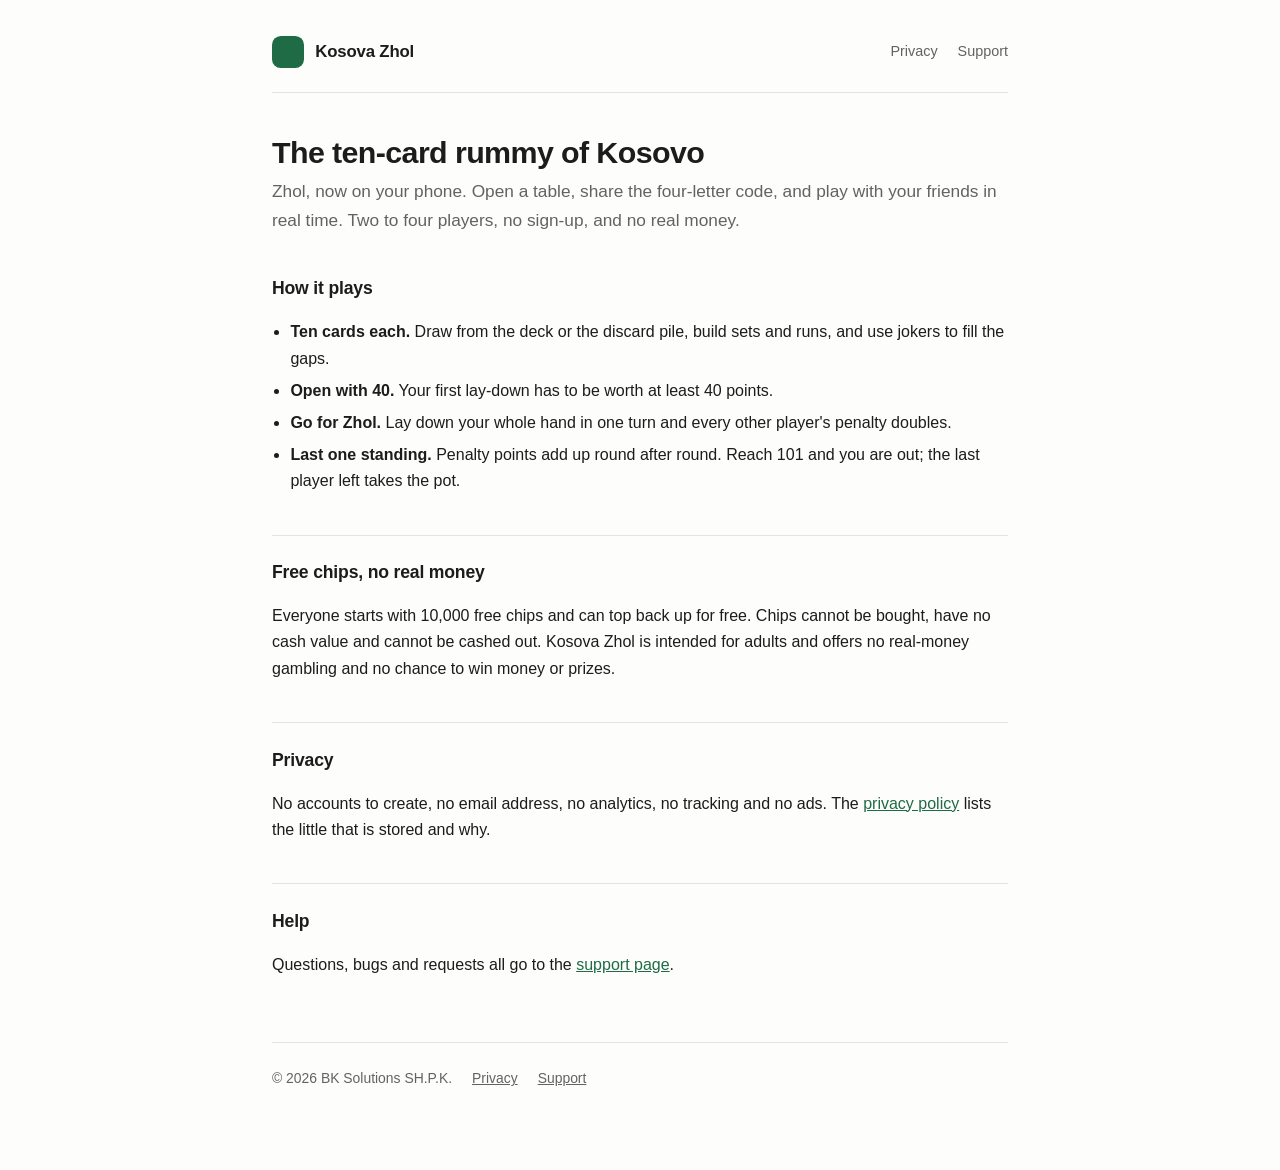
<file: index.html>
<!doctype html>
<html lang="en">
<head>
<meta charset="utf-8">
<meta name="viewport" content="width=device-width, initial-scale=1">
<title>Kosova Zhol — the ten-card rummy of Kosovo</title>
<meta name="description" content="Play Zhol with your friends: private tables, sets and runs, jokers, and the 101-point race. No sign-up, no real money.">
<link rel="stylesheet" href="style.css">
</head>
<body>
<div class="wrap">

<header class="site">
  <div class="mark"></div>
  <a class="name" href="./">Kosova Zhol</a>
  <nav>
    <a href="privacy/">Privacy</a>
    <a href="support/">Support</a>
  </nav>
</header>

<h1>The ten-card rummy of Kosovo</h1>
<p class="lede">Zhol, now on your phone. Open a table, share the four-letter code, and play with your
friends in real time. Two to four players, no sign-up, and no real money.</p>

<h2>How it plays</h2>
<ul>
  <li><strong>Ten cards each.</strong> Draw from the deck or the discard pile, build sets and runs, and
  use jokers to fill the gaps.</li>
  <li><strong>Open with 40.</strong> Your first lay-down has to be worth at least 40 points.</li>
  <li><strong>Go for Zhol.</strong> Lay down your whole hand in one turn and every other player's
  penalty doubles.</li>
  <li><strong>Last one standing.</strong> Penalty points add up round after round. Reach 101 and you
  are out; the last player left takes the pot.</li>
</ul>

<h2>Free chips, no real money</h2>
<p>Everyone starts with 10,000 free chips and can top back up for free. Chips cannot be bought, have no
cash value and cannot be cashed out. Kosova Zhol is intended for adults and offers no real-money
gambling and no chance to win money or prizes.</p>

<h2>Privacy</h2>
<p>No accounts to create, no email address, no analytics, no tracking and no ads. The
<a href="privacy/">privacy policy</a> lists the little that is stored and why.</p>

<h2>Help</h2>
<p>Questions, bugs and requests all go to the <a href="support/">support page</a>.</p>

<footer class="site">
  <span>© 2026 BK Solutions SH.P.K.</span>
  <a href="privacy/">Privacy</a>
  <a href="support/">Support</a>
</footer>

</div>
</body>
</html>
</file>
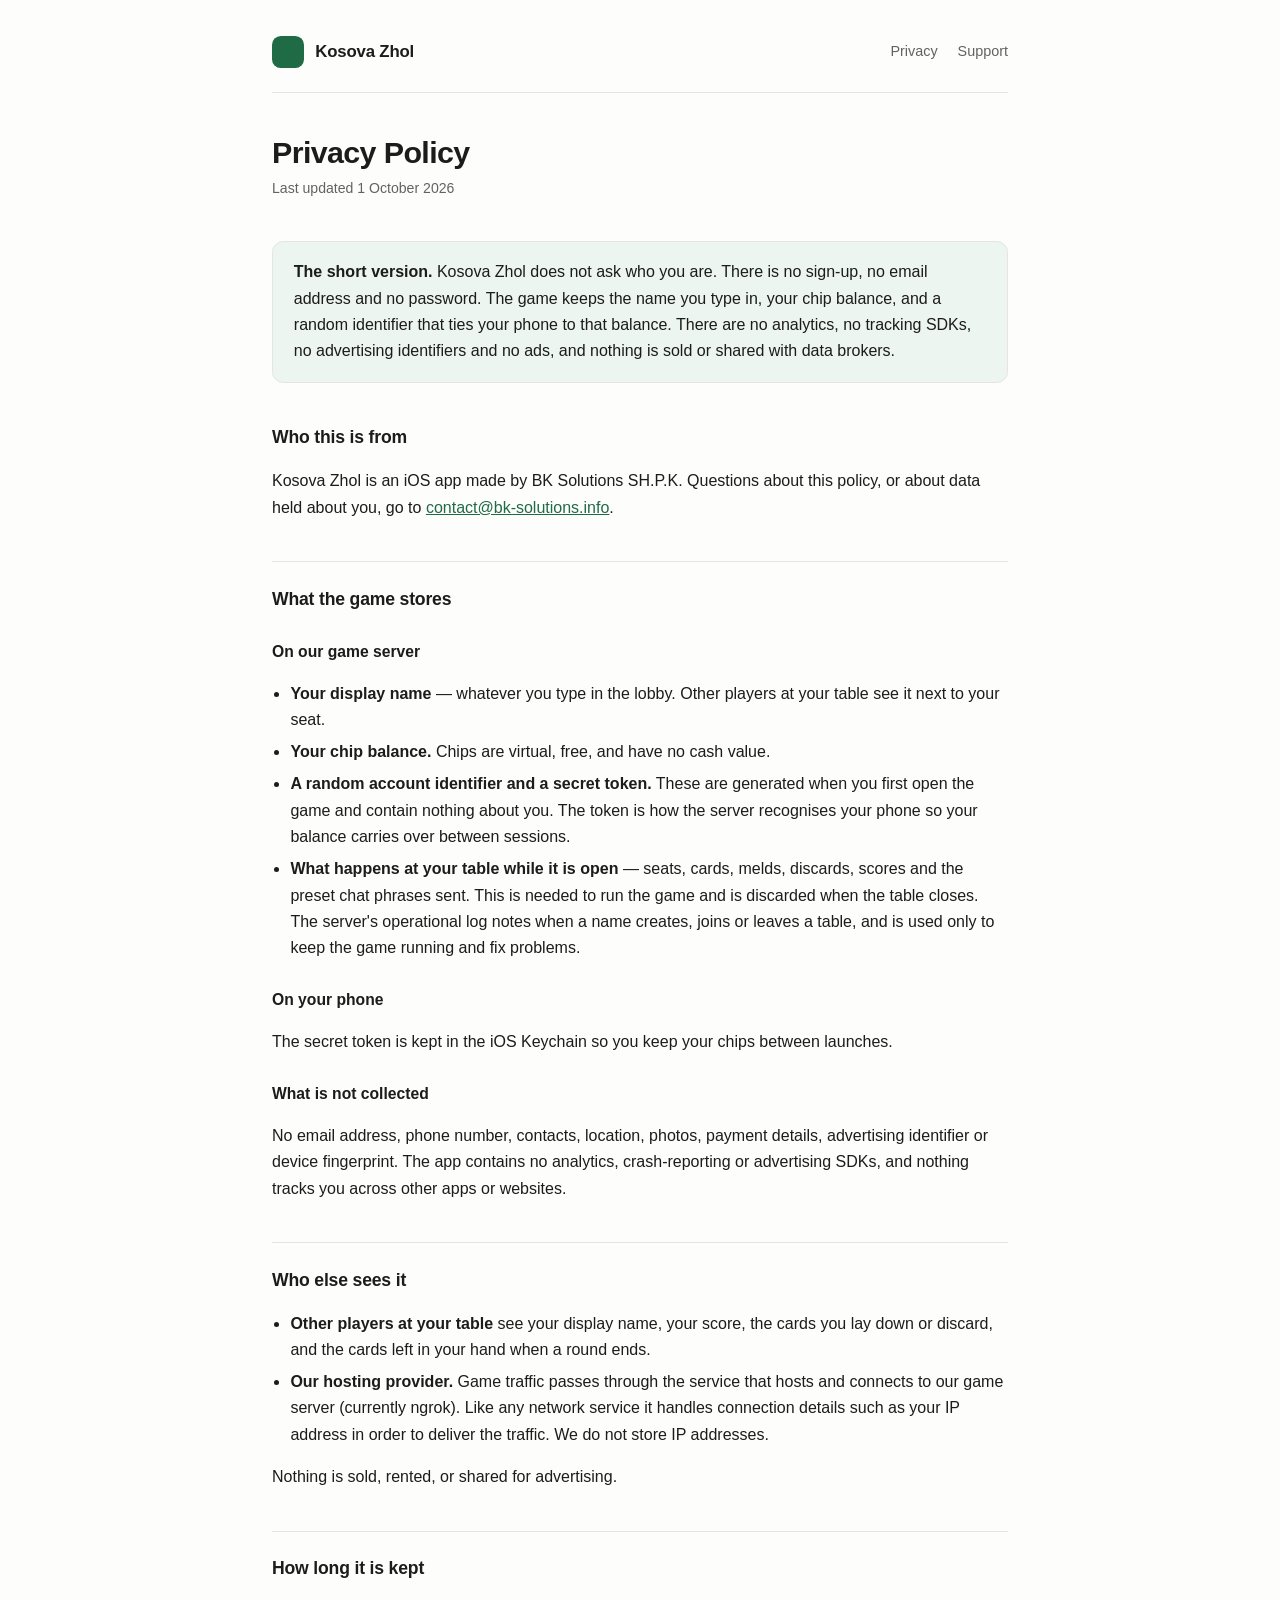
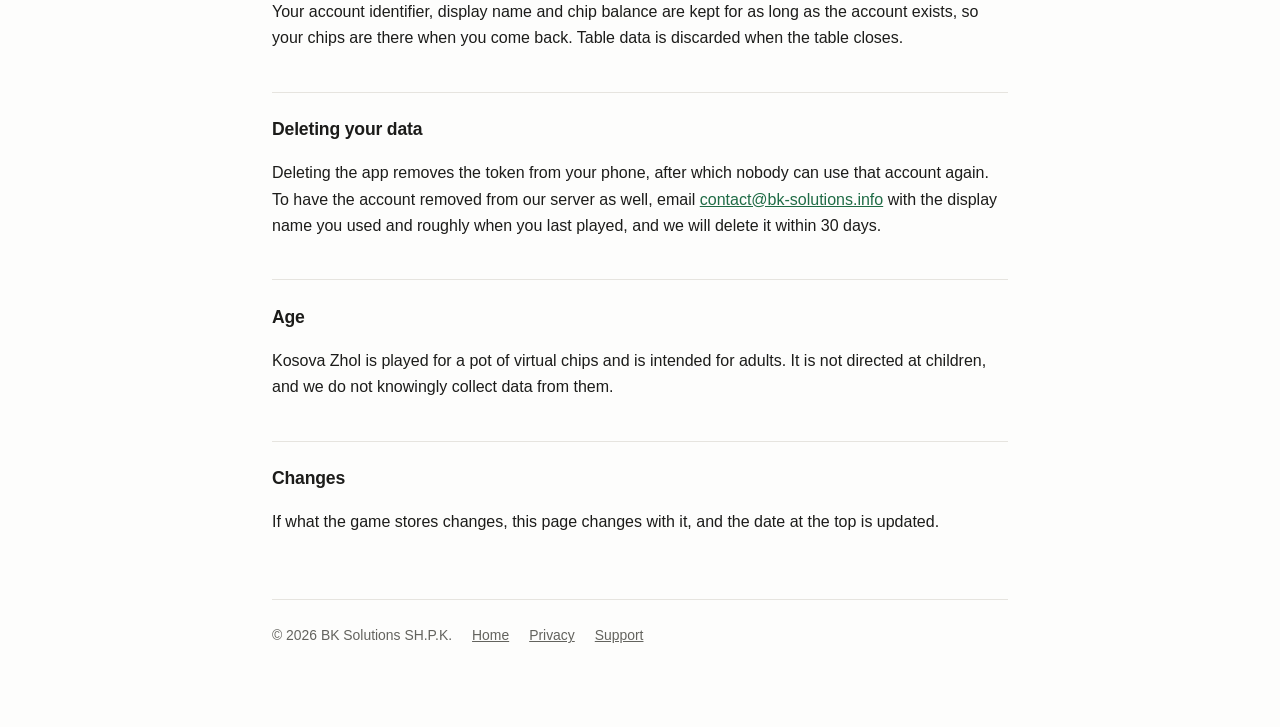
<file: privacy/index.html>
<!doctype html>
<html lang="en">
<head>
<meta charset="utf-8">
<meta name="viewport" content="width=device-width, initial-scale=1">
<title>Privacy Policy — Kosova Zhol</title>
<meta name="description" content="How Kosova Zhol handles your data. No sign-up, no email, no analytics, no tracking, no ads.">
<link rel="stylesheet" href="../style.css">
</head>
<body>
<div class="wrap">

<header class="site">
  <div class="mark"></div>
  <a class="name" href="../">Kosova Zhol</a>
  <nav>
    <a href="../privacy/">Privacy</a>
    <a href="../support/">Support</a>
  </nav>
</header>

<h1>Privacy Policy</h1>
<p class="updated">Last updated 1 October 2026</p>

<div class="callout">
  <p><strong>The short version.</strong> Kosova Zhol does not ask who you are. There is no sign-up, no
  email address and no password. The game keeps the name you type in, your chip balance, and a random
  identifier that ties your phone to that balance. There are no analytics, no tracking SDKs, no
  advertising identifiers and no ads, and nothing is sold or shared with data brokers.</p>
</div>

<h2>Who this is from</h2>
<p>Kosova Zhol is an iOS app made by BK Solutions SH.P.K. Questions about this policy, or about data
held about you, go to <a href="mailto:contact@bk-solutions.info">contact@bk-solutions.info</a>.</p>

<h2>What the game stores</h2>

<h3>On our game server</h3>
<ul>
  <li><strong>Your display name</strong> — whatever you type in the lobby. Other players at your table
  see it next to your seat.</li>
  <li><strong>Your chip balance.</strong> Chips are virtual, free, and have no cash value.</li>
  <li><strong>A random account identifier and a secret token.</strong> These are generated when you
  first open the game and contain nothing about you. The token is how the server recognises your phone
  so your balance carries over between sessions.</li>
  <li><strong>What happens at your table while it is open</strong> — seats, cards, melds, discards, scores and the preset
  chat phrases sent. This is needed to run the game and is discarded when the table closes. The server's
  operational log notes when a name creates, joins or leaves a table, and is used only to keep the game
  running and fix problems.</li>
</ul>

<h3>On your phone</h3>
<p>The secret token is kept in the iOS Keychain so you keep your chips between launches.</p>

<h3>What is not collected</h3>
<p>No email address, phone number, contacts, location, photos, payment details, advertising
identifier or device fingerprint. The app contains no analytics, crash-reporting or advertising SDKs, and
nothing tracks you across other apps or websites.</p>

<h2>Who else sees it</h2>
<ul>
  <li><strong>Other players at your table</strong> see your display name, your score, the cards you lay
  down or discard, and the cards left in your hand when a round ends.</li>
  <li><strong>Our hosting provider.</strong> Game traffic passes through the service that hosts and
  connects to our game server (currently ngrok). Like any network service it handles connection
  details such as your IP address in order to deliver the traffic. We do not store IP addresses.</li>
</ul>
<p>Nothing is sold, rented, or shared for advertising.</p>

<h2>How long it is kept</h2>
<p>Your account identifier, display name and chip balance are kept for as long as the account exists, so
your chips are there when you come back. Table data is discarded when the table closes.</p>

<h2>Deleting your data</h2>
<p>Deleting the app removes the token from your phone, after which nobody can use that account again.
To have the account removed from our server as well, email
<a href="mailto:contact@bk-solutions.info">contact@bk-solutions.info</a> with the display name you used
and roughly when you last played, and we will delete it within 30 days.</p>

<h2>Age</h2>
<p>Kosova Zhol is played for a pot of virtual chips and is intended for adults. It is not directed at children,
and we do not knowingly collect data from them.</p>

<h2>Changes</h2>
<p>If what the game stores changes, this page changes with it, and the date at the top is updated.</p>

<footer class="site">
  <span>© 2026 BK Solutions SH.P.K.</span>
  <a href="../">Home</a>
  <a href="../privacy/">Privacy</a>
  <a href="../support/">Support</a>
</footer>

</div>
</body>
</html>
</file>
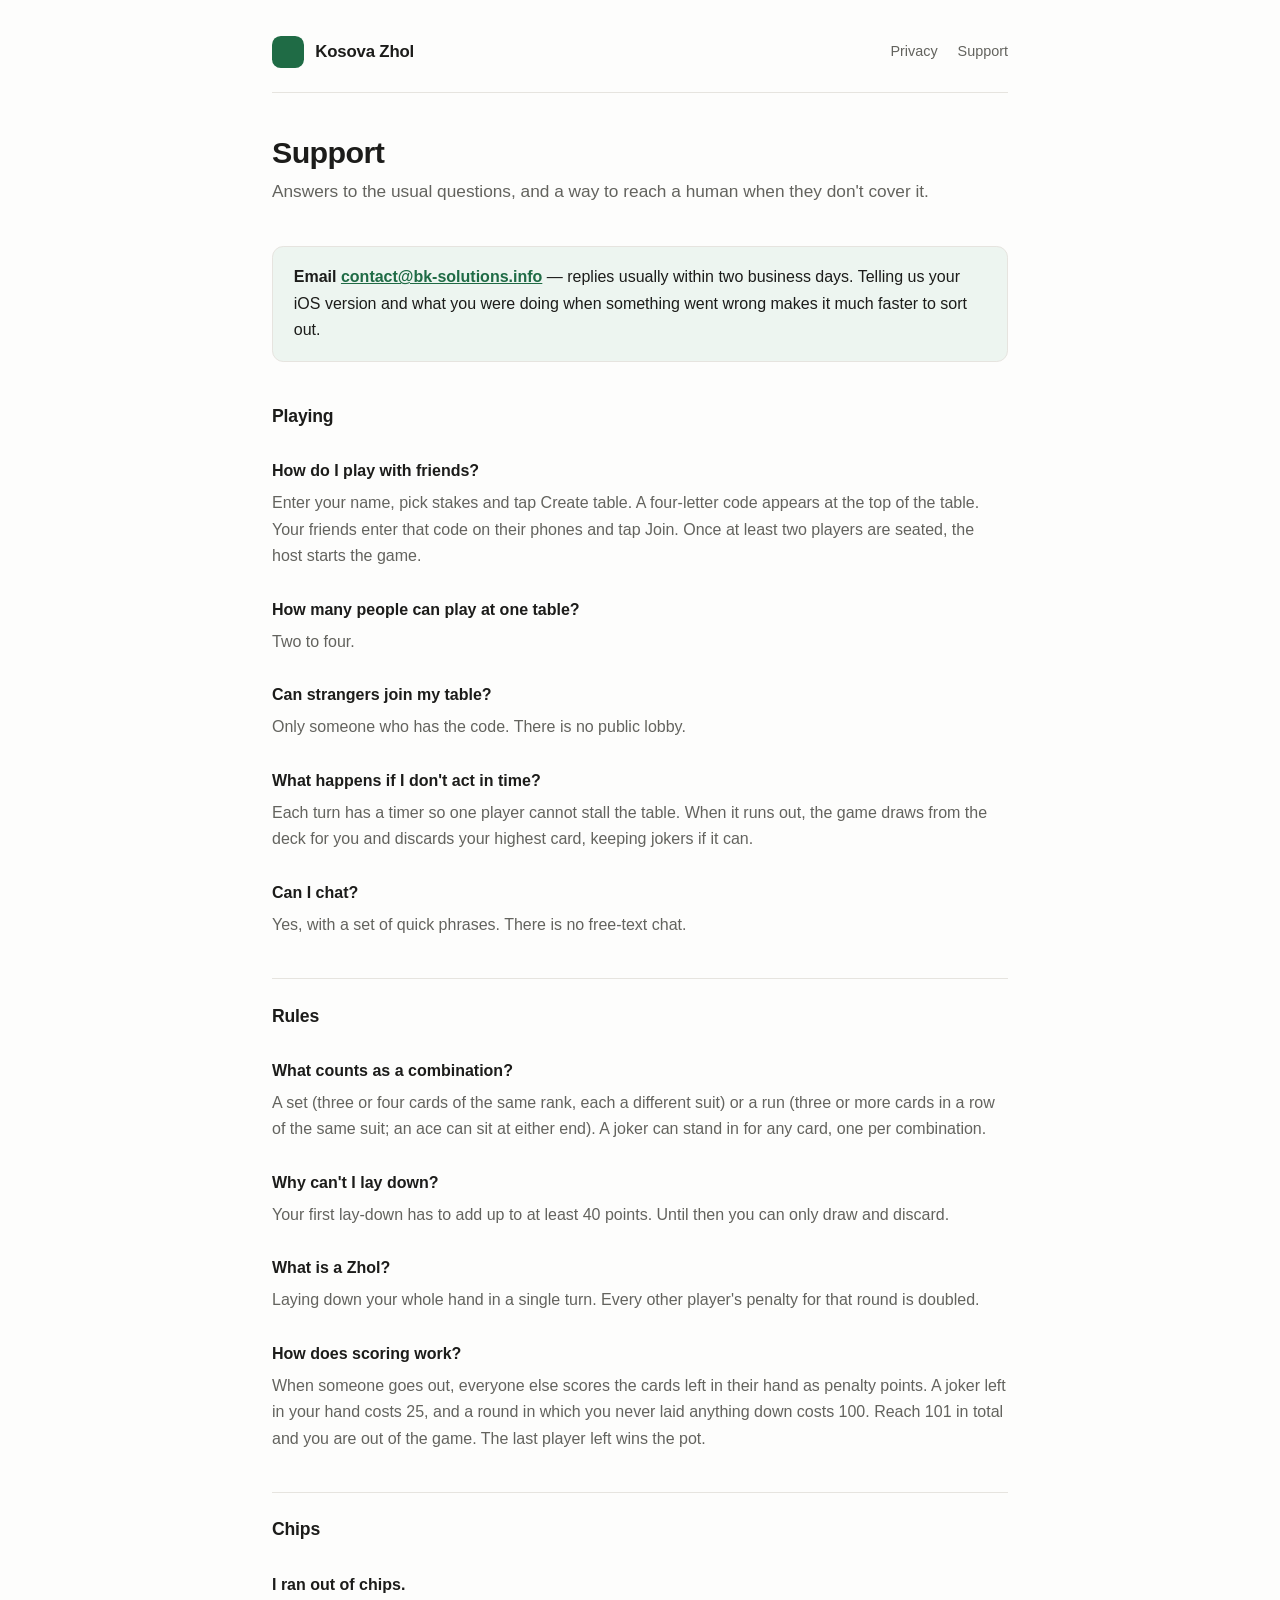
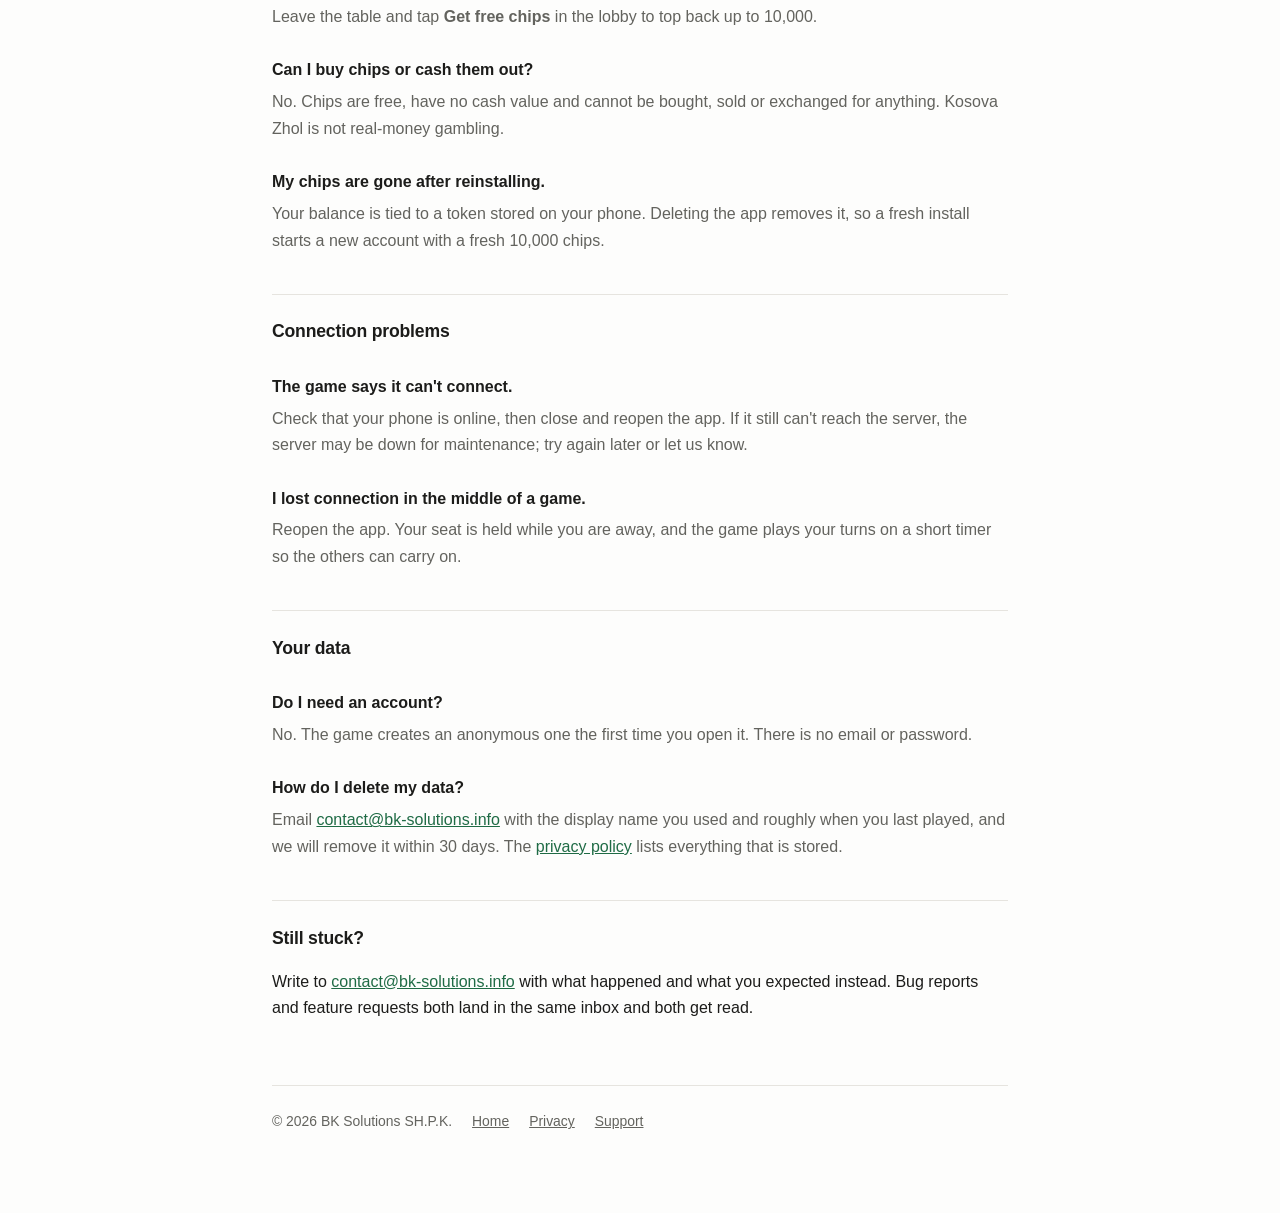
<file: support/index.html>
<!doctype html>
<html lang="en">
<head>
<meta charset="utf-8">
<meta name="viewport" content="width=device-width, initial-scale=1">
<title>Support — Kosova Zhol</title>
<meta name="description" content="Help with Kosova Zhol: tables, rules, chips, connection problems and how to get in touch.">
<link rel="stylesheet" href="../style.css">
</head>
<body>
<div class="wrap">

<header class="site">
  <div class="mark"></div>
  <a class="name" href="../">Kosova Zhol</a>
  <nav>
    <a href="../privacy/">Privacy</a>
    <a href="../support/">Support</a>
  </nav>
</header>

<h1>Support</h1>
<p class="lede">Answers to the usual questions, and a way to reach a human when they don't cover it.</p>

<div class="callout">
  <p><strong>Email <a href="mailto:contact@bk-solutions.info">contact@bk-solutions.info</a></strong> —
  replies usually within two business days. Telling us your iOS version and what you were doing when
  something went wrong makes it much faster to sort out.</p>
</div>

<h2>Playing</h2>

<dl class="faq">
  <dt>How do I play with friends?</dt>
  <dd>Enter your name, pick stakes and tap Create table. A four-letter code appears at the top of the
  table. Your friends enter that code on their phones and tap Join. Once at least two players are seated,
  the host starts the game.</dd>

  <dt>How many people can play at one table?</dt>
  <dd>Two to four.</dd>

  <dt>Can strangers join my table?</dt>
  <dd>Only someone who has the code. There is no public lobby.</dd>

  <dt>What happens if I don't act in time?</dt>
  <dd>Each turn has a timer so one player cannot stall the table. When it runs out, the game draws from
  the deck for you and discards your highest card, keeping jokers if it can.</dd>

  <dt>Can I chat?</dt>
  <dd>Yes, with a set of quick phrases. There is no free-text chat.</dd>
</dl>

<h2>Rules</h2>

<dl class="faq">
  <dt>What counts as a combination?</dt>
  <dd>A set (three or four cards of the same rank, each a different suit) or a run (three or more cards
  in a row of the same suit; an ace can sit at either end). A joker can stand in for any card, one per
  combination.</dd>

  <dt>Why can't I lay down?</dt>
  <dd>Your first lay-down has to add up to at least 40 points. Until then you can only draw and
  discard.</dd>

  <dt>What is a Zhol?</dt>
  <dd>Laying down your whole hand in a single turn. Every other player's penalty for that round is
  doubled.</dd>

  <dt>How does scoring work?</dt>
  <dd>When someone goes out, everyone else scores the cards left in their hand as penalty points. A joker
  left in your hand costs 25, and a round in which you never laid anything down costs 100. Reach 101 in
  total and you are out of the game. The last player left wins the pot.</dd>
</dl>

<h2>Chips</h2>

<dl class="faq">
  <dt>I ran out of chips.</dt>
  <dd>Leave the table and tap <strong>Get free chips</strong> in the lobby to top back up to
  10,000.</dd>

  <dt>Can I buy chips or cash them out?</dt>
  <dd>No. Chips are free, have no cash value and cannot be bought, sold or exchanged for anything. Kosova
  Zhol is not real-money gambling.</dd>

  <dt>My chips are gone after reinstalling.</dt>
  <dd>Your balance is tied to a token stored on your phone. Deleting the app removes it, so a fresh install
  starts a new account with a fresh 10,000 chips.</dd>
</dl>

<h2>Connection problems</h2>

<dl class="faq">
  <dt>The game says it can't connect.</dt>
  <dd>Check that your phone is online, then close and reopen the app. If it still can't reach the server,
  the server may be down for maintenance; try again later or let us know.</dd>

  <dt>I lost connection in the middle of a game.</dt>
  <dd>Reopen the app. Your seat is held while you are away, and the game plays your turns on a short
  timer so the others can carry on.</dd>
</dl>

<h2>Your data</h2>

<dl class="faq">
  <dt>Do I need an account?</dt>
  <dd>No. The game creates an anonymous one the first time you open it. There is no email or
  password.</dd>

  <dt>How do I delete my data?</dt>
  <dd>Email <a href="mailto:contact@bk-solutions.info">contact@bk-solutions.info</a> with the display
  name you used and roughly when you last played, and we will remove it within 30 days. The
  <a href="../privacy/">privacy policy</a> lists everything that is stored.</dd>
</dl>

<h2>Still stuck?</h2>
<p>Write to <a href="mailto:contact@bk-solutions.info">contact@bk-solutions.info</a> with what happened and
what you expected instead. Bug reports and feature requests both land in the same inbox and both get
read.</p>

<footer class="site">
  <span>© 2026 BK Solutions SH.P.K.</span>
  <a href="../">Home</a>
  <a href="../privacy/">Privacy</a>
  <a href="../support/">Support</a>
</footer>

</div>
</body>
</html>
</file>
<file: style.css>
/* Kosova Zhol site — one stylesheet for the landing, privacy and support pages. */

:root {
  color-scheme: light dark;
  --bg: #fdfdfc;
  --surface: #ffffff;
  --text: #1c1c1a;
  --muted: #63635e;
  --rule: #e6e4df;
  --accent: #1f6b45;
  --accent-soft: #edf5f0;
}

@media (prefers-color-scheme: dark) {
  :root {
    --bg: #16161a;
    --surface: #1e1e23;
    --text: #ecebe6;
    --muted: #a3a29b;
    --rule: #32323a;
    --accent: #7fcca0;
    --accent-soft: #1f2b24;
  }
}

* { box-sizing: border-box; }

body {
  margin: 0;
  padding: 0 1.25rem 5rem;
  background: var(--bg);
  color: var(--text);
  font: 16px/1.65 -apple-system, BlinkMacSystemFont, "Segoe UI", Roboto,
    "Helvetica Neue", Arial, sans-serif;
  -webkit-font-smoothing: antialiased;
}

.wrap {
  max-width: 46rem;
  margin: 0 auto;
}

header.site {
  display: flex;
  align-items: center;
  gap: 0.7rem;
  padding: 2.25rem 0 1.5rem;
  border-bottom: 1px solid var(--rule);
  margin-bottom: 2.5rem;
}

header.site .mark {
  width: 2rem;
  height: 2rem;
  border-radius: 0.55rem;
  background: var(--accent);
  flex: none;
}

header.site a.name {
  font-weight: 650;
  font-size: 1.05rem;
  letter-spacing: -0.01em;
  color: var(--text);
  text-decoration: none;
}

header.site nav {
  margin-left: auto;
  display: flex;
  gap: 1.25rem;
  font-size: 0.9rem;
}

header.site nav a {
  color: var(--muted);
  text-decoration: none;
}

header.site nav a:hover { color: var(--text); }

h1 {
  font-size: 1.9rem;
  line-height: 1.25;
  letter-spacing: -0.02em;
  margin: 0 0 0.4rem;
}

h2 {
  font-size: 1.1rem;
  letter-spacing: -0.01em;
  margin: 2.5rem 0 0.6rem;
  padding-top: 1.4rem;
  border-top: 1px solid var(--rule);
}

h2:first-of-type { border-top: none; padding-top: 0; }

h3 {
  font-size: 0.98rem;
  margin: 1.6rem 0 0.4rem;
}

p, li { color: var(--text); }

.updated {
  color: var(--muted);
  font-size: 0.88rem;
  margin: 0 0 2.5rem;
}

.lede {
  font-size: 1.08rem;
  color: var(--muted);
  margin: 0 0 2.5rem;
}

ul { padding-left: 1.15rem; }
li { margin: 0.35rem 0; }

a { color: var(--accent); }

.callout {
  background: var(--accent-soft);
  border: 1px solid var(--rule);
  border-radius: 0.7rem;
  padding: 1.1rem 1.3rem;
  margin: 1.75rem 0;
}

.callout p:first-child { margin-top: 0; }
.callout p:last-child { margin-bottom: 0; }

dl.faq { margin: 0; }

dl.faq dt {
  font-weight: 620;
  margin: 1.7rem 0 0.35rem;
}

dl.faq dd {
  margin: 0;
  color: var(--muted);
}

footer.site {
  margin-top: 4rem;
  padding-top: 1.5rem;
  border-top: 1px solid var(--rule);
  color: var(--muted);
  font-size: 0.87rem;
  display: flex;
  flex-wrap: wrap;
  gap: 0.5rem 1.25rem;
}

footer.site a { color: var(--muted); }

code {
  font-family: ui-monospace, SFMono-Regular, Menlo, Consolas, monospace;
  font-size: 0.9em;
  background: var(--accent-soft);
  padding: 0.1em 0.35em;
  border-radius: 0.3em;
}

@media (max-width: 34rem) {
  h1 { font-size: 1.6rem; }
  header.site nav { gap: 0.9rem; }
}
</file>
